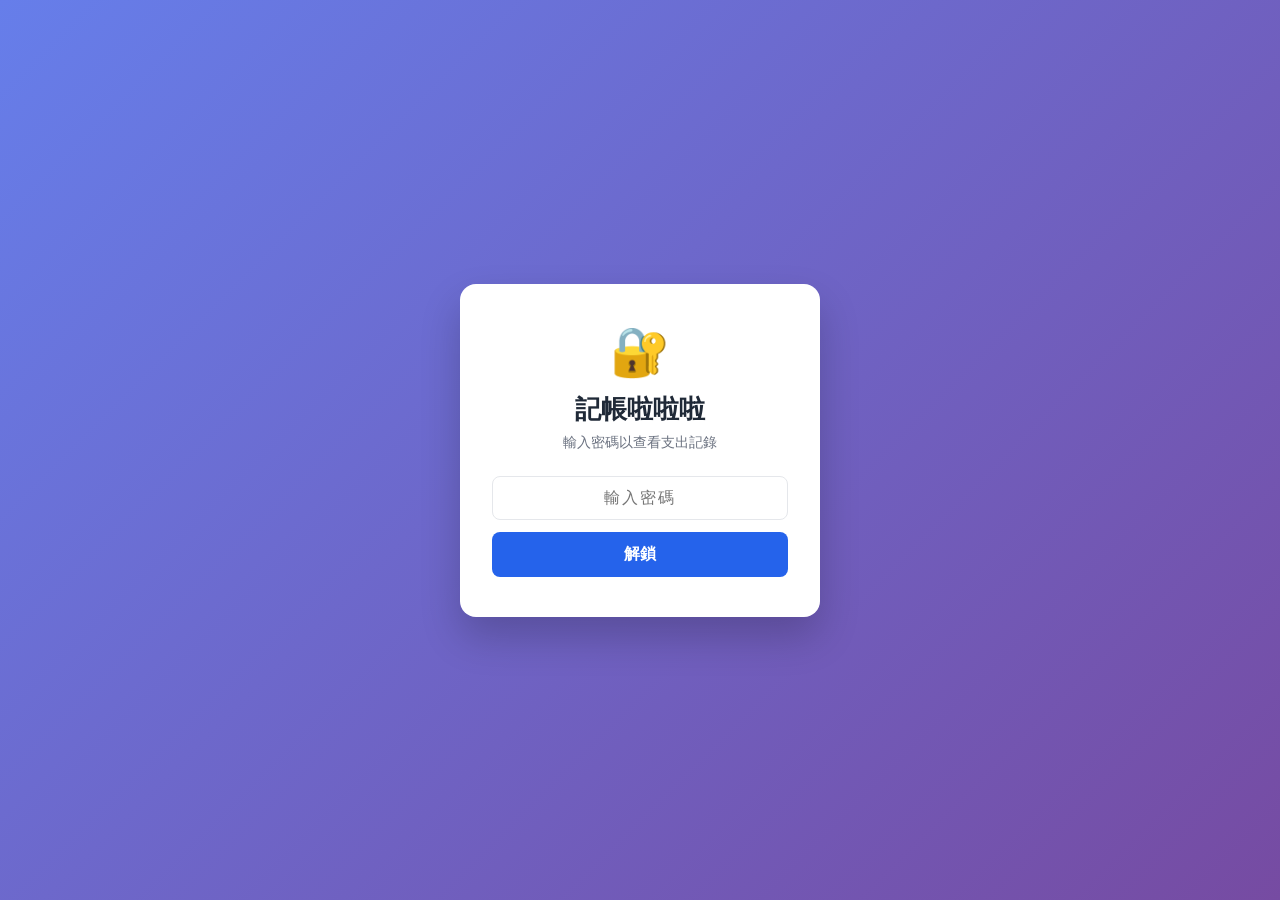
<file: index.html>
<!DOCTYPE html>
<html lang="zh-TW">
<head>
    <meta charset="UTF-8">
    <meta name="viewport" content="width=device-width, initial-scale=1.0">
    <title>記帳啦啦啦</title>
    <link rel="stylesheet" href="style.css">
</head>
<body>

    <!-- 鎖定畫面 -->
    <div id="lock-screen" class="lock-screen" style="display:none;">
        <div class="lock-card">
            <div class="lock-icon">🔐</div>
            <h2>記帳啦啦啦</h2>
            <p class="lock-subtitle">輸入密碼以查看支出記錄</p>
            <input type="password" id="lock-password" placeholder="輸入密碼" autofocus />
            <button onclick="submitPassword()">解鎖</button>
            <div id="lock-error" class="lock-error" style="display:none;"></div>
        </div>
    </div>

    <!-- 主畫面 -->
    <div class="container">
        <header>
            <h1>記帳啦啦啦</h1>
            <div class="header-actions">
                <span class="subtitle">記錄暑期實習期間的支出情況</span>
                <button class="token-btn" onclick="setupToken()" title="設定 GitHub Token">🔑 Token</button>
                <button class="lock-btn" onclick="lockApp()" title="鎖定">🔒 鎖定</button>
            </div>
        </header>

        <div class="stats" id="stats"></div>

        <!-- 西瓜卡餘額 -->
        <div class="suica-panel" id="suica-panel"></div>

        <div class="category-stats" id="category-stats"></div>

        <div class="exchange-rate-box">
            <div class="exchange-rate-info">
                <div>
                    <div class="rate-label">當前匯率 (JPY → TWD)</div>
                    <div class="rate-value">1 JPY = <span id="rate-display">0.197</span> TWD</div>
                </div>
            </div>
            <div style="display:flex; gap:10px; flex-wrap:wrap;">
                <button class="refresh-btn" onclick="tracker.updateExchangeRate().then(()=>{tracker.recalculateEstimates();tracker.render();})">🔄 更新匯率</button>
                <button class="export-btn" onclick="exportCSV()">📥 匯出 CSV</button>
            </div>
        </div>

        <div class="filter-bar">
            <select id="filter-category" onchange="tracker.render()">
                <option value="">全部分類</option>
                <option value="Food">食物</option>
                <option value="Transport">交通</option>
                <option value="Housing">住宿</option>
                <option value="Flight">機票</option>
                <option value="Other">其他</option>
            </select>
            <select id="filter-payment" onchange="tracker.render()">
                <option value="">全部付款</option>
                <option value="cash">現金</option>
                <option value="suica">西瓜卡</option>
                <option value="suica-topup">西瓜卡儲值</option>
                <option value="card">信用卡</option>
            </select>
            <select id="filter-status" onchange="tracker.render()">
                <option value="">全部狀態</option>
                <option value="paid">已支出</option>
                <option value="pending">未支出</option>
            </select>
        </div>

        <div class="main-content">
            <div class="table-wrapper" id="table-wrapper">
                <p style="text-align:center; padding:40px; color:#6b7280;">正在加載...</p>
            </div>
        </div>

        <div class="add-btn-wrap">
            <button class="add-btn" onclick="openForm()">＋ 新增支出</button>
        </div>

        <footer>
            <div>💾 data.json 以 AES-256-GCM 加密 | 匯率來源: exchangerate-api.com</div>
        </footer>
    </div>

    <!-- 新增/編輯 Modal -->
    <div id="modal-overlay" class="modal-overlay" style="display:none;" onclick="closeModal(event)">
        <div class="modal-card">
            <h3 id="modal-title" style="margin-bottom:20px;">新增支出</h3>
            <input type="hidden" id="f-id" value="" />

            <div class="form-row">
                <div class="form-group">
                    <label>項目名稱</label>
                    <input type="text" id="f-name" placeholder="例：便利商店" />
                </div>
                <div class="form-group">
                    <label>日期</label>
                    <input type="date" id="f-date" />
                </div>
            </div>

            <div class="form-row">
                <div class="form-group">
                    <label>分類</label>
                    <select id="f-category">
                        <option value="Food">食物</option>
                        <option value="Transport">交通</option>
                        <option value="Housing">住宿</option>
                        <option value="Flight">機票</option>
                        <option value="Other">其他</option>
                    </select>
                </div>
                <div class="form-group">
                    <label>付款方式</label>
                    <select id="f-payment">
                        <option value="cash">現金</option>
                        <option value="suica">西瓜卡</option>
                        <option value="suica-topup">西瓜卡儲值</option>
                        <option value="card">信用卡</option>
                    </select>
                </div>
            </div>

            <div class="form-row">
                <div class="form-group">
                    <label>金額 (JPY) <span class="hint">台幣支出填 0</span></label>
                    <input type="number" id="f-jpy" placeholder="0" min="0" />
                </div>
                <div class="form-group">
                    <label>實際台幣 <span class="hint">（選填）</span></label>
                    <input type="number" id="f-twd" placeholder="留空則自動預估" min="0" />
                </div>
            </div>

            <div class="form-row">
                <div class="form-group">
                    <label>備註 <span class="hint">（選填）</span></label>
                    <input type="text" id="f-notes" placeholder="備註說明" />
                </div>
                <div class="form-group checkbox-group">
                    <input type="checkbox" id="f-paid" checked />
                    <label for="f-paid">已支出</label>
                </div>
            </div>

            <div style="display:flex; gap:10px; margin-top:10px;">
                <button class="submit-btn" onclick="saveExpense()">儲存</button>
                <button class="cancel-btn" onclick="closeModal()">取消</button>
            </div>

            <div id="form-msg" style="margin-top:15px; display:none;"></div>
        </div>
    </div>

    <script src="script.js"></script>
</body>
</html>
</file>
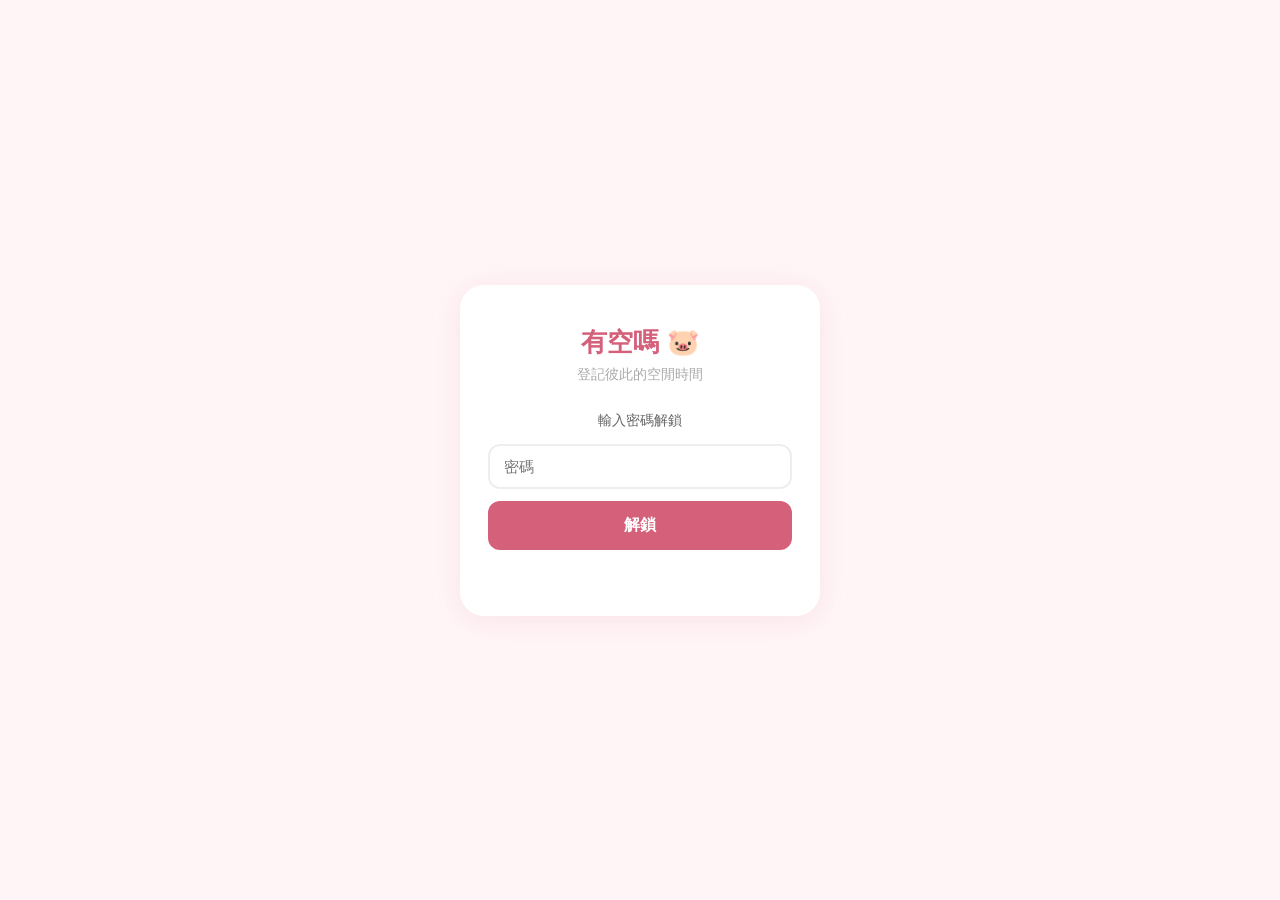
<file: date/index.html>
<!DOCTYPE html>
<html lang="zh-TW">
<head>
<meta charset="UTF-8">
<meta name="viewport" content="width=device-width, initial-scale=1.0">
<title>有空嗎 🐷</title>
<style>
*, *::before, *::after { box-sizing: border-box; margin: 0; padding: 0; }
body { font-family: -apple-system, BlinkMacSystemFont, 'Segoe UI', sans-serif; background: #FFF5F7; color: #333; min-height: 100vh; }

/* ── Lock ── */
.lock-wrap { display: flex; align-items: center; justify-content: center; min-height: 100vh; padding: 20px; }
.lock-card { background: white; border-radius: 24px; padding: 40px 28px; width: 100%; max-width: 360px; box-shadow: 0 4px 32px rgba(212,96,122,0.12); text-align: center; }
.lock-title { font-size: 26px; font-weight: 800; color: #D4607A; margin-bottom: 6px; }
.lock-sub { color: #aaa; font-size: 14px; margin-bottom: 28px; }

.user-btns { display: flex; gap: 16px; margin: 4px 0 20px; }
.user-choice { flex: 1; display: flex; flex-direction: column; align-items: center; gap: 10px; cursor: pointer; }
.user-choice:hover .avatar { transform: scale(1.05); }
.user-choice:hover .user-btn { border-color: #D4607A; color: #D4607A; background: #FFF0F3; }
.user-choice.ua:hover .user-btn { border-color: #4A8FD4; color: #4A8FD4; background: #EBF4FF; }
.avatar { width: 100px; height: 100px; border-radius: 50%; object-fit: cover; border: 3px solid #eee; transition: all 0.2s; box-shadow: 0 2px 10px rgba(0,0,0,0.1); }
.user-btn { width: 100%; padding: 12px 8px; border: 2px solid #eee; border-radius: 14px; background: white; cursor: pointer; font-size: 15px; font-weight: 700; color: #555; transition: all 0.15s; pointer-events: none; }

input, select { width: 100%; padding: 12px 14px; border: 2px solid #eee; border-radius: 12px; font-size: 15px; font-family: inherit; margin-bottom: 12px; outline: none; transition: border 0.15s; background: white; }
input:focus, select:focus { border-color: #D4607A; }
.step-label { font-size: 14px; color: #666; margin-bottom: 14px; }

.primary-btn { width: 100%; padding: 14px; background: #D4607A; color: white; border: none; border-radius: 12px; font-size: 16px; font-weight: 700; cursor: pointer; transition: opacity 0.15s; }
.primary-btn:hover { opacity: 0.9; }
.primary-btn:disabled { opacity: 0.5; cursor: default; }
.back-link { background: none; border: none; color: #bbb; font-size: 13px; margin-top: 14px; cursor: pointer; display: inline-block; }
.back-link:hover { color: #888; }
.err { color: #E53E3E; font-size: 13px; margin-top: 8px; min-height: 18px; }

/* ── App header ── */
#app { max-width: 500px; margin: 0 auto; padding-bottom: 72px; }
header { position: sticky; top: 0; background: white; border-bottom: 1px solid #F0DDE2; padding: 10px 14px; display: flex; align-items: center; gap: 8px; z-index: 10; box-shadow: 0 2px 12px rgba(0,0,0,0.05); }
.h-title { font-size: 17px; font-weight: 800; color: #D4607A; flex: 1; }
.badge { padding: 4px 10px; border-radius: 20px; color: white; font-size: 12px; font-weight: 700; }
.tz-badge { padding: 4px 8px; border-radius: 20px; background: #F0EBFF; color: #6C3FC9; font-size: 11px; font-weight: 600; max-width: 130px; overflow: hidden; text-overflow: ellipsis; white-space: nowrap; }
.icon-btn { background: none; border: none; font-size: 17px; cursor: pointer; padding: 5px 7px; border-radius: 8px; transition: background 0.15s; }
.icon-btn:hover { background: #f5f5f5; }

/* ── Day list ── */
#day-list { padding: 10px 10px 0; }
.day-section { background: white; border-radius: 18px; margin-bottom: 10px; overflow: hidden; box-shadow: 0 2px 10px rgba(0,0,0,0.05); }
.day-header { padding: 11px 14px; font-weight: 700; font-size: 14px; color: #555; border-bottom: 1px solid #f8f0f2; display: flex; align-items: center; justify-content: space-between; background: #FFFBFC; }
.today-tag { background: #D4607A; color: white; font-size: 11px; padding: 2px 8px; border-radius: 20px; font-weight: 600; }

/* ── Availability grid ── */
.grid-wrap { padding: 8px 10px 12px; }
.avail-row { display: flex; align-items: center; margin-bottom: 3px; }
.row-label { width: 36px; font-size: 11px; font-weight: 800; flex-shrink: 0; line-height: 1.2; }
.cells { display: flex; flex: 1; border-radius: 5px; overflow: hidden; }
.cell {
  flex: 1;
  min-width: 0;
  height: 26px;
  border-right: 1px solid rgba(255,255,255,0.5);
  transition: filter 0.1s;
  position: relative;
}
.cell:last-child { border-right: none; }
.cell.busy   { background: #FFCDD2; }
.cell.free   { background: #A5D6A7; }
.cell.overlap { background: #CE93D8; }
.cell.mine   { cursor: pointer; touch-action: none; user-select: none; }
.cell.mine:hover { filter: brightness(0.92); }
.cell.mine:active { filter: brightness(0.82); }

.hlabel-row { display: flex; flex: 1; }
.hlabel { flex: 1; min-width: 0; font-size: 9px; color: #ccc; padding-left: 1px; user-select: none; }

/* ── Legend ── */
.legend { display: flex; gap: 10px; padding: 0 10px 10px; }
.legend-item { display: flex; align-items: center; gap: 4px; font-size: 11px; color: #888; }
.legend-dot { width: 12px; height: 12px; border-radius: 2px; flex-shrink: 0; }

/* ── Save bar ── */
#save-bar {
  position: fixed; bottom: 0; left: 0; right: 0;
  padding: 12px 20px; background: #2B2B2B; color: white;
  display: flex; justify-content: space-between; align-items: center;
  z-index: 30; box-shadow: 0 -4px 20px rgba(0,0,0,0.25);
}
#save-bar .save-msg { font-size: 13px; color: #ccc; }
#save-bar .save-btn { padding: 9px 22px; background: #4CAF50; color: white; border: none; border-radius: 10px; font-weight: 700; font-size: 14px; cursor: pointer; }
#save-bar .save-btn:disabled { opacity: 0.5; }

/* ── Settings Modal ── */
.modal-bg { position: fixed; inset: 0; z-index: 100; display: flex; align-items: flex-end; justify-content: center; }
.modal-overlay { position: absolute; inset: 0; background: rgba(0,0,0,0.45); }
.modal-sheet { position: relative; background: white; border-radius: 22px 22px 0 0; padding: 24px 20px 36px; width: 100%; max-width: 500px; max-height: 90vh; overflow-y: auto; }
.modal-title { font-size: 18px; font-weight: 800; margin-bottom: 18px; color: #333; }
.field-label { display: block; font-size: 12px; font-weight: 700; color: #888; margin-bottom: 4px; text-transform: uppercase; letter-spacing: 0.5px; }
.modal-actions { display: flex; gap: 10px; margin-top: 6px; }
.cancel-btn { flex: 1; padding: 13px; background: #f2f2f2; border: none; border-radius: 12px; font-size: 15px; cursor: pointer; font-weight: 600; color: #666; }
.ok-btn { flex: 2; padding: 13px; background: #D4607A; color: white; border: none; border-radius: 12px; font-size: 15px; font-weight: 700; cursor: pointer; }
.ok-btn:disabled { opacity: 0.5; }

/* ── Photo upload ── */
.photo-grid { display: flex; flex-wrap: wrap; gap: 8px; margin: 8px 0 12px; min-height: 20px; }
.photo-thumb { position: relative; width: 72px; height: 72px; border-radius: 10px; overflow: hidden; flex-shrink: 0; }
.photo-thumb img { width: 100%; height: 100%; object-fit: cover; display: block; }
.photo-thumb .del-btn { position: absolute; top: 3px; right: 3px; width: 20px; height: 20px; border-radius: 50%; background: rgba(0,0,0,0.55); color: white; border: none; font-size: 11px; cursor: pointer; display: flex; align-items: center; justify-content: center; line-height: 1; }
.upload-label { display: inline-flex; align-items: center; gap: 6px; padding: 10px 18px; background: #fdf0f3; color: #D4607A; border-radius: 12px; font-size: 14px; font-weight: 700; cursor: pointer; border: 2px dashed #f0c0cc; margin-bottom: 4px; }
.upload-label:hover { background: #fce4ea; }
#upload-status { font-size: 13px; color: #888; margin-top: 6px; min-height: 18px; }

/* ── Doodle button ── */
#doodle-btn {
  position: fixed; bottom: 24px; right: 24px; width: 52px; height: 52px;
  border-radius: 50%; background: white; border: none; font-size: 22px;
  cursor: pointer; box-shadow: 0 4px 16px rgba(0,0,0,0.15); z-index: 25;
  display: none; align-items: center; justify-content: center;
  transition: transform 0.15s;
}
#doodle-btn:hover { transform: scale(1.08); }
#doodle-btn.visible { display: flex; }
#doodle-dot {
  position: absolute; top: 6px; right: 6px; width: 10px; height: 10px;
  background: #E53E3E; border-radius: 50%; border: 2px solid white;
}

/* ── Doodle modal ── */
.doodle-overlay { position: fixed; inset: 0; z-index: 150; background: white; display: flex; flex-direction: column; }
.doodle-header { display: flex; align-items: center; padding: 10px 14px; border-bottom: 1px solid #eee; gap: 10px; flex-shrink: 0; }
.doodle-title { font-size: 16px; font-weight: 800; color: #D4607A; flex: 1; }
.doodle-tools { display: flex; align-items: center; gap: 8px; }
.doodle-tools input[type=color] { width: 32px; height: 32px; padding: 0; border: none; border-radius: 6px; cursor: pointer; }
.doodle-tools input[type=range] { width: 70px; accent-color: #D4607A; }
.doodle-tool-btn { background: #f5f5f5; border: none; border-radius: 8px; padding: 6px 10px; cursor: pointer; font-size: 13px; font-weight: 600; }
.doodle-tool-btn:hover { background: #eee; }
#doodle-canvas { flex: 1; touch-action: none; cursor: crosshair; display: block; }

/* ── Floating background photos ── */
#bg-photos { position: fixed; inset: 0; z-index: 0; pointer-events: none; overflow: hidden; }
.fp { position: absolute; border-radius: 10px; overflow: hidden; box-shadow: 0 4px 20px rgba(0,0,0,0.18); will-change: transform, opacity; }
.fp img { width: 100%; display: block; }
#lock-screen, #app { position: relative; z-index: 1; }

/* ── Floating broadcast messages ── */
.fb { position: absolute; padding: 9px 18px; border-radius: 30px; font-size: 15px; font-weight: 800;
      word-break: break-word; max-width: 240px; box-shadow: 0 4px 20px rgba(0,0,0,0.14);
      pointer-events: none; will-change: transform, opacity; }

/* ── Broadcast button ── */
#broadcast-btn {
  position: fixed; bottom: 24px; left: 24px; width: 52px; height: 52px;
  border-radius: 50%; background: white; border: none; font-size: 22px;
  cursor: pointer; box-shadow: 0 4px 16px rgba(0,0,0,0.15); z-index: 25;
  display: none; align-items: center; justify-content: center;
  transition: transform 0.15s;
}
#broadcast-btn:hover { transform: scale(1.08); }
#broadcast-btn.visible { display: flex; }

/* ── Broadcast modal ── */
.broadcast-overlay { position: fixed; inset: 0; z-index: 150; display: flex; align-items: flex-end; justify-content: center; background: rgba(0,0,0,0.4); }
.broadcast-card { background: white; border-radius: 22px 22px 0 0; padding: 22px 20px 40px; width: 100%; max-width: 500px; }
.broadcast-header { display: flex; align-items: center; justify-content: space-between; margin-bottom: 14px; }
.broadcast-title { font-size: 16px; font-weight: 800; color: #D4607A; }
#broadcast-input { width: 100%; border: 2px solid #f0d0d8; border-radius: 12px; padding: 12px; font-size: 15px; resize: none; outline: none; font-family: inherit; box-sizing: border-box; }
#broadcast-input:focus { border-color: #D4607A; }
.broadcast-msgs { margin-top: 14px; max-height: 160px; overflow-y: auto; }
.broadcast-msg-item { display: flex; gap: 8px; padding: 6px 0; border-bottom: 1px solid #fdf0f3; font-size: 13px; color: #555; align-items: baseline; }
.broadcast-msg-item .bm-text { flex: 1; }
.broadcast-msg-item .bm-time { color: #bbb; font-size: 11px; white-space: nowrap; }

/* ── Token overlay ── */
.token-overlay { position: fixed; inset: 0; z-index: 200; display: flex; align-items: center; justify-content: center; background: rgba(0,0,0,0.55); padding: 20px; }
.token-card { background: white; border-radius: 22px; padding: 32px 24px; width: 100%; max-width: 360px; }
.token-card p { color: #888; font-size: 13px; margin-bottom: 20px; line-height: 1.6; }
code { background: #f5f5f5; padding: 2px 5px; border-radius: 4px; font-size: 12px; }
</style>
</head>
<body>

<div id="bg-photos"></div>

<!-- Token Setup -->
<div id="token-modal" style="display:none">
  <div class="token-overlay">
    <div class="token-card">
      <div class="lock-title" style="margin-bottom:8px">設定 GitHub Token</div>
      <p>需要 GitHub Personal Access Token 讀寫資料。請在 GitHub → Settings → Developer settings 建立有 <code>Contents: Read and write</code> 權限的 Fine-grained token。</p>
      <label class="field-label">GitHub Token</label>
      <input type="password" id="token-input" placeholder="ghp_... 或 github_pat_...">
      <button class="primary-btn" onclick="saveTokenAndContinue()">儲存並繼續</button>
    </div>
  </div>
</div>

<!-- Lock Screen -->
<div id="lock-screen">
  <div class="lock-wrap">
    <div class="lock-card">
      <div class="lock-title">有空嗎 🐷</div>
      <div class="lock-sub">登記彼此的空閒時間</div>

      <div id="step-pw">
        <p class="step-label">輸入密碼解鎖</p>
        <input type="password" id="pw-input" placeholder="密碼" onkeydown="if(event.key==='Enter')doUnlock()">
        <button class="primary-btn" id="unlock-btn" onclick="doUnlock()">解鎖</button>
        <div class="err" id="pw-err"></div>
      </div>

      <div id="step-user" style="display:none">
        <p class="step-label">你是誰？</p>
        <div class="user-btns">
          <div class="user-choice ua" onclick="selectUser('a')">
            <img src="gua.jpg" class="avatar" alt="瓜ㄍㄧ">
            <button class="user-btn ua">瓜ㄍㄧ</button>
          </div>
          <div class="user-choice" onclick="selectUser('b')">
            <img src="egg.jpg" class="avatar" alt="蛋餅">
            <button class="user-btn">蛋餅</button>
          </div>
        </div>
        <button class="back-link" onclick="backToPw()">← 重新輸入密碼</button>
      </div>

      <div id="step-tz" style="display:none">
        <p class="step-label">設定你的時區</p>
        <select id="tz-sel"></select>
        <button class="primary-btn" id="tz-btn" onclick="saveTz()">確認</button>
      </div>
    </div>
  </div>
</div>

<!-- Main App -->
<div id="app" style="display:none">
  <header>
    <span class="h-title">有空嗎 🐷</span>
    <span class="badge" id="user-badge"></span>
    <span class="tz-badge" id="tz-badge"></span>
    <button class="icon-btn" id="refresh-btn" onclick="refreshData()" title="重新整理">🔄</button>
    <button class="icon-btn" onclick="openSettings()" title="設定">⚙️</button>
    <button class="icon-btn" onclick="lockApp()" title="鎖定">🔒</button>
  </header>

  <div class="legend">
    <div class="legend-item"><div class="legend-dot" style="background:#FFCDD2"></div>沒空</div>
    <div class="legend-item"><div class="legend-dot" style="background:#A5D6A7"></div>有空</div>
    <div class="legend-item"><div class="legend-dot" style="background:#CE93D8"></div>一起有空 ✨</div>
    <div class="legend-item" style="margin-left:auto;color:#bbb;font-size:11px">點自己的格子切換</div>
  </div>

  <div id="day-list"></div>
</div>

<!-- Save Bar -->
<div id="save-bar" style="display:none">
  <span class="save-msg">有未儲存的變更</span>
  <button class="save-btn" id="save-action-btn" onclick="saveChanges()">儲存</button>
</div>

<!-- Broadcast button -->
<button id="broadcast-btn" onclick="openBroadcast()" title="廣播版">📣</button>

<!-- Doodle button -->
<button id="doodle-btn" onclick="openDoodle()" title="塗鴉版">
  ✏️
  <span id="doodle-dot" style="display:none"></span>
</button>

<!-- Doodle Modal -->
<div id="doodle-modal" style="display:none">
  <div class="doodle-overlay">
    <div class="doodle-header">
      <span class="doodle-title">塗鴉版 ✏️</span>
      <div class="doodle-tools">
        <input type="color" id="doodle-color" value="#D4607A" title="顏色">
        <input type="range" id="doodle-size" min="2" max="30" value="6" title="筆刷大小">
        <button class="doodle-tool-btn" onclick="clearDoodle()" title="清除">🗑️</button>
        <button class="doodle-tool-btn" onclick="saveDoodle()" id="doodle-save-btn">儲存</button>
        <button class="doodle-tool-btn" onclick="closeDoodle()">✕</button>
      </div>
    </div>
    <canvas id="doodle-canvas"></canvas>
  </div>
</div>

<!-- Broadcast Modal -->
<div id="broadcast-modal" style="display:none">
  <div class="broadcast-overlay" onclick="closeBroadcastIfBg(event)">
    <div class="broadcast-card">
      <div class="broadcast-header">
        <span class="broadcast-title">廣播版 📣</span>
        <button class="doodle-tool-btn" onclick="closeBroadcast()">✕</button>
      </div>
      <textarea id="broadcast-input" rows="2" placeholder="輸入想說的話…（最多 30 字）" maxlength="30"></textarea>
      <button class="primary-btn" onclick="saveBroadcast()" id="broadcast-save-btn" style="margin-top:12px;width:100%">發送</button>
      <div class="broadcast-msgs" id="broadcast-msgs-list"></div>
    </div>
  </div>
</div>

<!-- Settings Modal -->
<div id="settings-modal" style="display:none">
  <div class="modal-bg">
    <div class="modal-overlay" onclick="closeSettings()"></div>
    <div class="modal-sheet">
      <div class="modal-title">設定</div>
      <label class="field-label">我的時區</label>
      <select id="set-tz"></select>
      <label class="field-label" style="margin-top:4px">GitHub Token（設定後自動分享給對方）</label>
      <input type="password" id="set-token" placeholder="ghp_...">
      <div class="modal-actions">
        <button class="cancel-btn" onclick="closeSettings()">取消</button>
        <button class="ok-btn" id="set-save-btn" onclick="saveSettings()">儲存</button>
      </div>
      <div class="err" id="set-err"></div>

      <label class="field-label" style="margin-top:20px">背景照片輪播</label>
      <div id="photo-grid" class="photo-grid"></div>
      <label class="upload-label">
        📷 上傳照片
        <input type="file" id="photo-file-input" accept="image/*" multiple style="display:none" onchange="uploadPhotos(this)">
      </label>
      <div id="upload-status"></div>
    </div>
  </div>
</div>

<script>
const REPO    = 'charliebai605/dailywork';
const API_URL = `https://api.github.com/repos/${REPO}/contents/date/schedule.json`;

const USERS = {
  a: { name: '瓜ㄍㄧ', color: '#4A8FD4' },
  b: { name: '蛋餅',   color: '#D4607A' }
};

const TZ_OPTS = [
  { v: -720, l: 'UTC-12' }, { v: -660, l: 'UTC-11' }, { v: -600, l: 'UTC-10（夏威夷）' },
  { v: -540, l: 'UTC-9' },  { v: -480, l: 'UTC-8（洛杉磯）' }, { v: -420, l: 'UTC-7（丹佛）' },
  { v: -360, l: 'UTC-6（芝加哥）' }, { v: -300, l: 'UTC-5（紐約）' }, { v: -240, l: 'UTC-4' },
  { v: -180, l: 'UTC-3（聖保羅）' }, { v: -120, l: 'UTC-2' }, { v: -60, l: 'UTC-1' },
  { v:    0, l: 'UTC+0（倫敦）' },   { v:   60, l: 'UTC+1（巴黎）' },  { v:  120, l: 'UTC+2（開羅）' },
  { v:  180, l: 'UTC+3（莫斯科）' }, { v:  240, l: 'UTC+4（杜拜）' },  { v:  300, l: 'UTC+5' },
  { v:  330, l: 'UTC+5:30（孟買）' },{ v:  360, l: 'UTC+6（達卡）' },  { v:  420, l: 'UTC+7（曼谷）' },
  { v:  480, l: 'UTC+8（台北）' },   { v:  540, l: 'UTC+9（東京）' },  { v:  570, l: 'UTC+9:30（阿德萊德）' },
  { v:  600, l: 'UTC+10（雪梨）' },  { v:  660, l: 'UTC+11' },         { v:  720, l: 'UTC+12（奧克蘭）' },
  { v:  780, l: 'UTC+13' },          { v:  840, l: 'UTC+14' }
];

// ── State ──────────────────────────────────────────────
let st = { user: null, pw: null, data: null, salt: null, sha: null };
let unlockedState     = null;
let hasPendingChanges = false;
let _sessionToken     = ''; // in-memory token，避免 Chrome 手機 localStorage 不穩定

// ── Crypto ─────────────────────────────────────────────
async function deriveKey(pw, salt) {
  const km = await crypto.subtle.importKey('raw', new TextEncoder().encode(pw), 'PBKDF2', false, ['deriveKey']);
  return crypto.subtle.deriveKey(
    { name: 'PBKDF2', salt, iterations: 100000, hash: 'SHA-256' },
    km, { name: 'AES-GCM', length: 256 }, false, ['encrypt', 'decrypt']
  );
}
const b64e = b => btoa(String.fromCharCode(...new Uint8Array(b)));
const b64d = s => Uint8Array.from(atob(s), c => c.charCodeAt(0));

async function encData(obj, pw, existingSalt) {
  const salt = existingSalt ? b64d(existingSalt) : crypto.getRandomValues(new Uint8Array(16));
  const iv   = crypto.getRandomValues(new Uint8Array(12));
  const key  = await deriveKey(pw, salt);
  const data = await crypto.subtle.encrypt({ name: 'AES-GCM', iv }, key, new TextEncoder().encode(JSON.stringify(obj)));
  return { v: 1, salt: b64e(salt), iv: b64e(iv), data: b64e(data) };
}

async function decData(shell, pw) {
  const key = await deriveKey(pw, b64d(shell.salt));
  const raw = await crypto.subtle.decrypt({ name: 'AES-GCM', iv: b64d(shell.iv) }, key, b64d(shell.data));
  return JSON.parse(new TextDecoder().decode(raw));
}

// ── GitHub ──────────────────────────────────────────────
function setToken(t) {
  _sessionToken = t;
  try { if (t) localStorage.setItem('github_token', t); else localStorage.removeItem('github_token'); } catch(_) {}
}
// Priority: in-memory → localStorage → encrypted data
function getToken() {
  if (_sessionToken) return _sessionToken;
  try { const v = localStorage.getItem('github_token'); if (v) return v; } catch(_) {}
  return st?.data?.token || '';
}

async function ghGet() {
  // Public repo: reads work without a token
  const token = getToken();
  const headers = { Accept: 'application/vnd.github+json' };
  if (token) headers.Authorization = `Bearer ${token}`;
  const r = await fetch(API_URL, { headers });
  if (r.status === 404) return null;
  if (r.status === 401 || r.status === 403) throw new Error('no_token');
  if (!r.ok) throw new Error('fetch_failed');
  const j = await r.json();
  return { content: JSON.parse(decodeURIComponent(escape(atob(j.content.replace(/\n/g, ''))))), sha: j.sha };
}

async function ghPut(encrypted, sha) {
  const token = getToken();
  if (!token) throw new Error('no_token');
  const body = { message: 'update: schedule', content: btoa(unescape(encodeURIComponent(JSON.stringify(encrypted, null, 2)))) };
  if (sha) body.sha = sha;
  const r = await fetch(API_URL, {
    method: 'PUT',
    headers: { Authorization: `Bearer ${token}`, Accept: 'application/vnd.github+json', 'Content-Type': 'application/json' },
    body: JSON.stringify(body)
  });
  if (!r.ok) throw new Error('save_failed');
  return (await r.json()).content.sha;
}

// Embed the current localStorage token into data so the other person gets it after decryption
function syncTokenToData() {
  const t = getToken();
  if (t) st.data.token = t;
}

// ── Time helpers ────────────────────────────────────────
function utcParts(iso, tzOff) {
  const d = new Date(new Date(iso).getTime() + tzOff * 60000);
  return {
    date: `${d.getUTCFullYear()}-${String(d.getUTCMonth()+1).padStart(2,'0')}-${String(d.getUTCDate()).padStart(2,'0')}`,
    hour: d.getUTCHours()
  };
}

function fmtDate(ds) {
  const [y, mo, d] = ds.split('-').map(Number);
  const dow = ['日','一','二','三','四','五','六'][new Date(y, mo-1, d).getDay()];
  return `${mo}月${d}日（週${dow}）`;
}

function todayStr(tzOff) { return utcParts(new Date().toISOString(), tzOff).date; }

// ── Data helpers ────────────────────────────────────────
const myTz    = () => st.data?.users?.[st.user]?.tzOffset ?? null;
const other   = () => st.user === 'a' ? 'b' : 'a';

function normalize(data) {
  if (!data.users)   data.users   = {};
  if (!data.users.a) data.users.a = { tzOffset: null };
  if (!data.users.b) data.users.b = { tzOffset: null };
  if (!data.avail)   data.avail   = {};
  if (!data.avail.a) data.avail.a = {};
  if (!data.avail.b) data.avail.b = {};
  return data;
}

// Is userId available at viewerHour on viewerDate (in viewer's timezone)?
function isAvail(userId, viewerDateStr, viewerHour) {
  const vTz = myTz();
  const uTz = st.data?.users?.[userId]?.tzOffset;
  if (vTz === null || uTz == null) return false;

  const [y, mo, d] = viewerDateStr.split('-').map(Number);
  const utcMs      = Date.UTC(y, mo-1, d, viewerHour, 0) - vTz * 60000;
  const { date: uDate, hour: uHour } = utcParts(new Date(utcMs).toISOString(), uTz);

  return (st.data.avail?.[userId]?.[uDate] ?? []).includes(uHour);
}

// ── Render ──────────────────────────────────────────────
function renderDayList() {
  const tz = myTz();
  if (tz === null) return;
  const today = todayStr(tz);

  const dates = [];
  for (let i = 0; i < 14; i++) {
    const { date } = utcParts(new Date(Date.now() + i * 86400000).toISOString(), tz);
    if (!dates.includes(date)) dates.push(date);
  }

  // Hour label row: show 0, 6, 12, 18, others empty
  const labelCells = Array.from({ length: 24 }, (_, h) =>
    `<div class="hlabel">${h % 6 === 0 ? h : ''}</div>`
  ).join('');

  const html = dates.map(ds => {
    const rows = ['a', 'b'].map(uid => {
      const u    = USERS[uid];
      const isMe = uid === st.user;

      const cells = Array.from({ length: 24 }, (_, h) => {
        const fA = isAvail('a', ds, h);
        const fB = isAvail('b', ds, h);
        const thisUserFree = uid === 'a' ? fA : fB;
        const overlap = fA && fB;

        let cls = 'cell';
        if (overlap)           cls += ' overlap';
        else if (thisUserFree) cls += ' free';
        else                   cls += ' busy';
        if (isMe)              cls += ' mine';

        const attrs = `data-date="${ds}" data-hour="${h}" data-user="${uid}"${isMe ? ' data-mine="1"' : ''}`;
        return `<div class="${cls}" ${attrs}></div>`;
      }).join('');

      return `<div class="avail-row">
        <span class="row-label" style="color:${u.color}">${u.name}</span>
        <div class="cells">${cells}</div>
      </div>`;
    }).join('');

    return `<div class="day-section">
      <div class="day-header">
        <span>${fmtDate(ds)}</span>
        ${ds === today ? '<span class="today-tag">今天</span>' : ''}
      </div>
      <div class="grid-wrap">
        <div class="avail-row">
          <span class="row-label"></span>
          <div class="hlabel-row">${labelCells}</div>
        </div>
        ${rows}
      </div>
    </div>`;
  }).join('');

  document.getElementById('day-list').innerHTML = html;
}

// ── Drag-to-select ───────────────────────────────────────
let dragState = null;
let dragListenersAdded = false;

function initDragListeners() {
  if (dragListenersAdded) return;
  dragListenersAdded = true;
  const dl = document.getElementById('day-list');

  dl.addEventListener('pointerdown', e => {
    const cell = e.target.closest('[data-mine]');
    if (!cell) return;
    // Don't preventDefault yet — wait to see if this is a scroll or a drag
    dragState = {
      painting:  !isAvail(st.user, cell.dataset.date, parseInt(cell.dataset.hour)),
      dateStr:   cell.dataset.date,
      startHour: parseInt(cell.dataset.hour),
      startX:    e.clientX,
      startY:    e.clientY,
      locked:    false,
      pid:       e.pointerId,
    };
  });

  dl.addEventListener('pointermove', e => {
    if (!dragState) return;
    const dx = Math.abs(e.clientX - dragState.startX);
    const dy = Math.abs(e.clientY - dragState.startY);

    if (!dragState.locked) {
      if (dx < 6 && dy < 6) return;          // too small to tell yet
      if (dy > dx) { dragState = null; return; } // mostly vertical → let it scroll
      // Horizontal drag confirmed — lock in
      dragState.locked = true;
      dl.setPointerCapture(dragState.pid);
      applyDrag(dragState.dateStr, dragState.startHour); // apply starting cell
    }

    e.preventDefault();
    const el   = document.elementFromPoint(e.clientX, e.clientY);
    const cell = el?.closest?.('[data-mine]');
    if (!cell || cell.dataset.date !== dragState.dateStr) return;
    applyDrag(dragState.dateStr, parseInt(cell.dataset.hour));
  });

  dl.addEventListener('pointerup', e => {
    if (!dragState) return;
    if (!dragState.locked) {
      // Was a plain tap with no horizontal movement — toggle the cell
      dragState.locked = true;
      applyDrag(dragState.dateStr, dragState.startHour);
    }
    dragState = null;
  });
  dl.addEventListener('pointercancel', () => { dragState = null; });
}

function applyDrag(dateStr, hour) {
  if (!dragState) return;
  if (!st.data.avail[st.user])          st.data.avail[st.user]          = {};
  if (!st.data.avail[st.user][dateStr]) st.data.avail[st.user][dateStr] = [];

  const arr    = st.data.avail[st.user][dateStr];
  const idx    = arr.indexOf(hour);
  const isFree = idx !== -1;
  if (dragState.painting === isFree) return; // already in target state, skip

  if (dragState.painting) arr.push(hour);
  else arr.splice(idx, 1);

  hasPendingChanges = true;
  document.getElementById('save-bar').style.display = '';
  updateCell(dateStr, hour);
}

function updateCell(dateStr, hour) {
  const fA = isAvail('a', dateStr, hour);
  const fB = isAvail('b', dateStr, hour);
  const overlap = fA && fB;
  for (const uid of ['a', 'b']) {
    const cell = document.querySelector(
      `[data-date="${dateStr}"][data-hour="${hour}"][data-user="${uid}"]`
    );
    if (!cell) continue;
    const thisFree = uid === 'a' ? fA : fB;
    ['busy', 'free', 'overlap'].forEach(c => cell.classList.remove(c));
    if (overlap)       cell.classList.add('overlap');
    else if (thisFree) cell.classList.add('free');
    else               cell.classList.add('busy');
  }
}

// ── Save changes ─────────────────────────────────────────
async function saveChanges() {
  const btn = document.getElementById('save-action-btn');
  btn.textContent = '儲存中…';
  btn.disabled    = true;
  try {
    syncTokenToData();
    const encrypted = await encData(st.data, st.pw, st.salt);
    st.sha  = await ghPut(encrypted, st.sha);
    st.salt = encrypted.salt;
    hasPendingChanges = false;
    document.getElementById('save-bar').style.display = 'none';
  } catch {
    alert('儲存失敗，請重試（可能需要先點 🔄 重新整理）');
  } finally {
    btn.textContent = '儲存';
    btn.disabled    = false;
  }
}

// ── Lock / Unlock ─────────────────────────────────────────
async function doUnlock() {
  const pw    = document.getElementById('pw-input').value;
  const errEl = document.getElementById('pw-err');
  errEl.textContent = '';
  if (!pw) { errEl.textContent = '請輸入密碼'; return; }

  const btn = document.getElementById('unlock-btn');
  btn.textContent = '驗證中…';
  btn.disabled    = true;

  try {
    const file = await ghGet();
    let data, salt = null, sha = null;

    if (!file) {
      // 第一次使用，還沒有資料檔案：需要 token 才能建立
      if (!getToken()) { showTokenModal(); return; }
      data = normalize({ users: { a: { tzOffset: null }, b: { tzOffset: null } }, avail: { a: {}, b: {} } });
    } else {
      try {
        data = normalize(await decData(file.content, pw));
        salt = file.content.salt;
        sha  = file.sha;
        // 自動把資料裡的 token 帶入，讓另一方不用手動設定
        if (data.token && !getToken()) setToken(data.token);
      } catch {
        errEl.textContent = '密碼錯誤';
        return;
      }
    }

    unlockedState = { pw, data, salt, sha };
    document.getElementById('step-pw').style.display   = 'none';
    document.getElementById('step-user').style.display = '';
  } catch (e) {
    if (e.message === 'no_token') showTokenModal();
    else errEl.textContent = '連線失敗，請確認網路與 Token';
  } finally {
    btn.textContent = '解鎖';
    btn.disabled    = false;
  }
}

function backToPw() {
  unlockedState = null;
  document.getElementById('step-user').style.display = 'none';
  document.getElementById('step-pw').style.display   = '';
  document.getElementById('pw-input').value          = '';
  document.getElementById('pw-err').textContent      = '';
  document.getElementById('pw-input').focus();
}

function selectUser(u) {
  st = { ...unlockedState, user: u };
  unlockedState     = null;
  hasPendingChanges = false;

  if (st.data.users[u]?.tzOffset == null) {
    showTzStep();
  } else {
    enterApp();
  }
}

function showTzStep() {
  document.getElementById('step-pw').style.display = 'none';
  const detected = -new Date().getTimezoneOffset();
  document.getElementById('tz-sel').innerHTML =
    TZ_OPTS.map(t => `<option value="${t.v}"${t.v === detected ? ' selected' : ''}>${t.l}</option>`).join('');
  document.getElementById('step-tz').style.display = '';
}

async function saveTz() {
  const tz  = parseInt(document.getElementById('tz-sel').value);
  st.data.users[st.user].tzOffset = tz;
  const btn = document.getElementById('tz-btn');
  btn.textContent = '儲存中…';
  btn.disabled    = true;
  try {
    syncTokenToData();
    const encrypted = await encData(st.data, st.pw, st.salt);
    st.sha  = await ghPut(encrypted, st.sha);
    st.salt = encrypted.salt;
    enterApp();
  } catch {
    alert('儲存時區失敗，請重試');
    st.data.users[st.user].tzOffset = null;
  } finally {
    btn.textContent = '確認';
    btn.disabled    = false;
  }
}

function enterApp() {
  document.getElementById('lock-screen').style.display = 'none';
  document.getElementById('app').style.display         = '';
  document.getElementById('save-bar').style.display    = 'none';
  hasPendingChanges = false;

  const u  = USERS[st.user];
  const tz = myTz();
  document.getElementById('user-badge').textContent      = u.name;
  document.getElementById('user-badge').style.background = u.color;
  document.getElementById('tz-badge').textContent        = TZ_OPTS.find(t => t.v === tz)?.l ?? `UTC+${tz/60}`;
  document.getElementById('doodle-btn').classList.add('visible');
  document.getElementById('broadcast-btn').classList.add('visible');
  refreshPhotoPool();
  updateDoodleDot();
  initDragListeners();
  renderDayList();
  startBroadcast();
}

function lockApp() {
  if (hasPendingChanges && !confirm('有未儲存的變更，確定要鎖定嗎？')) return;
  st = { user: null, pw: null, data: null, salt: null, sha: null };
  unlockedState     = null;
  hasPendingChanges = false;
  document.getElementById('app').style.display         = 'none';
  document.getElementById('save-bar').style.display    = 'none';
  document.getElementById('doodle-btn').classList.remove('visible');
  document.getElementById('broadcast-btn').classList.remove('visible');
  stopBroadcast();
  document.getElementById('lock-screen').style.display = '';
  document.getElementById('step-pw').style.display     = '';
  document.getElementById('step-user').style.display   = 'none';
  document.getElementById('step-tz').style.display     = 'none';
  document.getElementById('pw-input').value            = '';
  document.getElementById('pw-err').textContent        = '';
}

// ── Refresh ───────────────────────────────────────────────
async function refreshData() {
  if (hasPendingChanges && !confirm('有未儲存的變更，重新整理會遺失，確定嗎？')) return;
  const btn = document.getElementById('refresh-btn');
  btn.textContent = '⏳';
  btn.disabled    = true;
  try {
    const file = await ghGet();
    if (file) {
      st.data = normalize(await decData(file.content, st.pw));
      st.salt = file.content.salt;
      st.sha  = file.sha;
      hasPendingChanges = false;
      document.getElementById('save-bar').style.display = 'none';
      updateDoodleDot();
      renderDayList();
    }
  } catch { alert('重新整理失敗'); }
  finally { btn.textContent = '🔄'; btn.disabled = false; }
}

// ── Settings ──────────────────────────────────────────────
function openSettings() {
  const tz = myTz();
  document.getElementById('set-tz').innerHTML =
    TZ_OPTS.map(t => `<option value="${t.v}"${t.v === tz ? ' selected' : ''}>${t.l}</option>`).join('');
  document.getElementById('set-token').value     = getToken();
  document.getElementById('set-err').textContent = '';
  document.getElementById('upload-status').textContent = '';
  renderPhotoGrid();
  document.getElementById('settings-modal').style.display = '';
}
function closeSettings() { document.getElementById('settings-modal').style.display = 'none'; }

async function saveSettings() {
  const newTz    = parseInt(document.getElementById('set-tz').value);
  const newToken = document.getElementById('set-token').value.trim();
  const errEl    = document.getElementById('set-err');
  errEl.textContent = '';

  setToken(newToken);

  const oldTz    = myTz();
  const tzChanged = newTz !== oldTz;
  // Always save if token changed (so the other person gets the new token)
  const tokenChanged = newToken !== (st.data?.token || '');

  if (tzChanged || tokenChanged) {
    const btn = document.getElementById('set-save-btn');
    btn.textContent = '儲存中…'; btn.disabled = true;
    if (tzChanged) st.data.users[st.user].tzOffset = newTz;
    syncTokenToData();
    try {
      const encrypted = await encData(st.data, st.pw, st.salt);
      st.sha  = await ghPut(encrypted, st.sha);
      st.salt = encrypted.salt;
    } catch {
      errEl.textContent = '儲存失敗';
      if (tzChanged) st.data.users[st.user].tzOffset = oldTz;
      btn.textContent = '儲存'; btn.disabled = false;
      return;
    }
    btn.textContent = '儲存'; btn.disabled = false;
  }

  closeSettings();
  enterApp();
}

// ── Token Modal ───────────────────────────────────────────
function showTokenModal() {
  document.getElementById('token-input').value = getToken();
  document.getElementById('token-modal').style.display = '';
}
function saveTokenAndContinue() {
  const token = document.getElementById('token-input').value.trim();
  if (!token) { alert('請輸入 GitHub Token'); return; }
  setToken(token);
  document.getElementById('token-modal').style.display = 'none';
  doUnlock();
}

// ── Doodle ────────────────────────────────────────────
let doodleDrawing = false;

function openDoodle() {
  const modal = document.getElementById('doodle-modal');
  modal.style.display = '';
  const canvas = document.getElementById('doodle-canvas');
  // Fit canvas to available space
  requestAnimationFrame(() => {
    canvas.width  = canvas.offsetWidth;
    canvas.height = canvas.offsetHeight;
    const ctx = canvas.getContext('2d');
    ctx.fillStyle = '#FFFBFC';
    ctx.fillRect(0, 0, canvas.width, canvas.height);
    // Load existing doodle if any
    if (st.data?.doodle?.dataURL) {
      const img = new Image();
      img.onload = () => ctx.drawImage(img, 0, 0);
      img.src = st.data.doodle.dataURL;
    }
    initDoodleCanvas(canvas, ctx);
  });
  // Mark as read by current user
  markDoodleRead();
}

function closeDoodle() {
  document.getElementById('doodle-modal').style.display = 'none';
}

function clearDoodle() {
  if (!confirm('確定要清除塗鴉嗎？')) return;
  const canvas = document.getElementById('doodle-canvas');
  const ctx = canvas.getContext('2d');
  ctx.fillStyle = '#FFFBFC';
  ctx.fillRect(0, 0, canvas.width, canvas.height);
}

async function saveDoodle() {
  const canvas = document.getElementById('doodle-canvas');
  const dataURL = canvas.toDataURL('image/jpeg', 0.7);
  st.data.doodle = { by: st.user, dataURL, readBy: [st.user] };
  syncTokenToData();
  const btn = document.getElementById('doodle-save-btn');
  btn.textContent = '儲存中…'; btn.disabled = true;
  try {
    const encrypted = await encData(st.data, st.pw, st.salt);
    st.sha  = await ghPut(encrypted, st.sha);
    st.salt = encrypted.salt;
    closeDoodle();
    updateDoodleDot();
  } catch {
    alert('儲存失敗，請重試');
  } finally {
    btn.textContent = '儲存'; btn.disabled = false;
  }
}

function markDoodleRead() {
  const d = st.data?.doodle;
  if (!d) return;
  if (!d.readBy) d.readBy = [];
  if (!d.readBy.includes(st.user)) {
    d.readBy.push(st.user);
    // Save silently in background
    encData(st.data, st.pw, st.salt).then(enc => {
      ghPut(enc, st.sha).then(newSha => { st.sha = newSha; st.salt = enc.salt; }).catch(()=>{});
    });
  }
  updateDoodleDot();
}

function updateDoodleDot() {
  const d = st.data?.doodle;
  const dot = document.getElementById('doodle-dot');
  if (!dot) return;
  // Show dot if there's a doodle from the other person that current user hasn't read
  const hasUnread = d && d.by !== st.user && !(d.readBy || []).includes(st.user);
  dot.style.display = hasUnread ? '' : 'none';
}

function initDoodleCanvas(canvas, ctx) {
  // Remove old listeners by cloning
  const nc = canvas.cloneNode(true);
  canvas.parentNode.replaceChild(nc, canvas);
  const nctx = nc.getContext('2d');
  // Re-draw existing content
  if (st.data?.doodle?.dataURL) {
    const img = new Image();
    img.onload = () => nctx.drawImage(img, 0, 0);
    img.src = st.data.doodle.dataURL;
  } else {
    nctx.fillStyle = '#FFFBFC';
    nctx.fillRect(0, 0, nc.width, nc.height);
  }

  let drawing = false;
  const getPos = e => {
    const rect = nc.getBoundingClientRect();
    const src = e.touches ? e.touches[0] : e;
    return { x: src.clientX - rect.left, y: src.clientY - rect.top };
  };
  const startDraw = e => {
    e.preventDefault();
    drawing = true;
    const { x, y } = getPos(e);
    nctx.beginPath(); nctx.moveTo(x, y);
  };
  const draw = e => {
    if (!drawing) return;
    e.preventDefault();
    const { x, y } = getPos(e);
    nctx.lineTo(x, y);
    nctx.strokeStyle = document.getElementById('doodle-color').value;
    nctx.lineWidth   = document.getElementById('doodle-size').value;
    nctx.lineCap = 'round'; nctx.lineJoin = 'round';
    nctx.stroke();
    nctx.beginPath(); nctx.moveTo(x, y);
  };
  const endDraw = () => { drawing = false; };

  nc.addEventListener('pointerdown', startDraw);
  nc.addEventListener('pointermove', draw);
  nc.addEventListener('pointerup',   endDraw);
  nc.addEventListener('pointerleave', endDraw);
}

// ── Photo upload ─────────────────────────────────────────
function renderPhotoGrid() {
  const photos = st.data?.userPhotos ?? [];
  const grid   = document.getElementById('photo-grid');
  if (!grid) return;
  if (!photos.length) {
    grid.innerHTML = '<span style="color:#bbb;font-size:13px">尚無上傳照片</span>';
    return;
  }
  grid.innerHTML = photos.map((p, i) =>
    `<div class="photo-thumb">` +
    `<img src="${p.dataURL}">` +
    `<button class="del-btn" onclick="deletePhoto(${i})">✕</button>` +
    `</div>`
  ).join('');
}

function refreshPhotoPool() {
  userBgPhotoURLs = (st.data?.userPhotos ?? []).map(p => p.dataURL);
}

async function resizeToDataURL(file, maxDim = 200, quality = 0.68) {
  return new Promise((resolve, reject) => {
    const reader = new FileReader();
    reader.onerror = reject;
    reader.onload = e => {
      const img = new Image();
      img.onerror = reject;
      img.onload = () => {
        const scale  = Math.min(maxDim / img.width, maxDim / img.height, 1);
        const canvas = document.createElement('canvas');
        canvas.width  = img.width  * scale | 0;
        canvas.height = img.height * scale | 0;
        canvas.getContext('2d').drawImage(img, 0, 0, canvas.width, canvas.height);
        resolve(canvas.toDataURL('image/jpeg', quality));
      };
      img.src = e.target.result;
    };
    reader.readAsDataURL(file);
  });
}

async function uploadPhotos(input) {
  const files  = Array.from(input.files);
  if (!files.length) return;
  const status = document.getElementById('upload-status');
  status.textContent = '壓縮中…';
  input.disabled = true;
  try {
    const dataURLs = await Promise.all(files.map(f => resizeToDataURL(f)));
    if (!st.data.userPhotos) st.data.userPhotos = [];
    dataURLs.forEach(dataURL => st.data.userPhotos.push({ dataURL, by: st.user, ts: Date.now() }));
    status.textContent = '儲存中…';
    syncTokenToData();
    const latest = await ghGet();
    if (latest) st.sha = latest.sha;
    const enc = await encData(st.data, st.pw, st.salt);
    st.sha  = await ghPut(enc, st.sha);
    st.salt = enc.salt;
    refreshPhotoPool();
    renderPhotoGrid();
    status.textContent = `已上傳 ${files.length} 張`;
  } catch {
    alert('上傳失敗，請重試');
    status.textContent = '';
  } finally {
    input.disabled = false;
    input.value = '';
  }
}

async function deletePhoto(i) {
  if (!confirm('確定要刪除這張照片嗎？')) return;
  st.data.userPhotos.splice(i, 1);
  try {
    syncTokenToData();
    const latest = await ghGet();
    if (latest) st.sha = latest.sha;
    const enc = await encData(st.data, st.pw, st.salt);
    st.sha  = await ghPut(enc, st.sha);
    st.salt = enc.salt;
    refreshPhotoPool();
    renderPhotoGrid();
  } catch {
    alert('刪除失敗，請重試');
  }
}

// ── Floating background photos ─────────────────────────
const STATIC_PHOTOS = Array.from({length: 21}, (_, i) => `photos/p${String(i+1).padStart(2,'0')}.jpg`);
let userBgPhotoURLs = [];
function getBgPhotoPool() { return STATIC_PHOTOS.concat(userBgPhotoURLs); }

(function initBgPhotos() {
  let idx = 0;
  let active = 0;
  const MAX = 3;
  const container = document.getElementById('bg-photos');

  function spawn() {
    if (active >= MAX) return;
    const W  = window.innerWidth, H = window.innerHeight;
    const sz = 120 + Math.random() * 80;

    // Random point on a given edge (0=top 1=right 2=bottom 3=left)
    const edgePt = e => {
      if (e === 0) return [Math.random() * (W + sz*2) - sz, -sz];
      if (e === 1) return [W + sz, Math.random() * (H + sz*2) - sz];
      if (e === 2) return [Math.random() * (W + sz*2) - sz, H + sz];
                   return [-sz, Math.random() * (H + sz*2) - sz];
    };
    const se = Math.floor(Math.random() * 4);
    let   ee = Math.floor(Math.random() * 3); if (ee >= se) ee++;
    const [sx, sy] = edgePt(se), [ex, ey] = edgePt(ee);

    // Midpoint with perpendicular wobble for a gentle arc
    const mx = (sx+ex)/2 + (Math.random()-0.5) * Math.min(W,H) * 0.35;
    const my = (sy+ey)/2 + (Math.random()-0.5) * Math.min(W,H) * 0.35;

    const dist = Math.hypot(ex-sx, ey-sy);
    const dur  = dist / (55 + Math.random() * 35);
    const rot  = -14 + Math.random() * 28;

    // Keyframe translations are relative to start position
    const m1x = (mx-sx)|0, m1y = (my-sy)|0;
    const e1x = (ex-sx)|0, e1y = (ey-sy)|0;

    const name = 'fpa' + Math.random().toString(36).slice(2, 8);
    const sEl  = document.createElement('style');
    sEl.textContent = `@keyframes ${name}{` +
      `0%{transform:translate(0,0) rotate(${rot}deg);opacity:0}` +
      `10%{opacity:0.6}` +
      `50%{transform:translate(${m1x}px,${m1y}px) rotate(${rot}deg)}` +
      `90%{opacity:0.6}` +
      `100%{transform:translate(${e1x}px,${e1y}px) rotate(${rot}deg);opacity:0}}`;
    document.head.appendChild(sEl);

    const el = document.createElement('div');
    el.className = 'fp';
    el.style.cssText = `left:${sx|0}px;top:${sy|0}px;` +
      `width:${sz|0}px;animation:${name} ${dur.toFixed(1)}s linear forwards`;

    const img = document.createElement('img');
    const pool = getBgPhotoPool();
    img.src = pool[idx++ % pool.length];
    img.loading = 'lazy';
    img.draggable = false;
    el.appendChild(img);
    container.appendChild(el);
    active++;

    setTimeout(() => {
      el.remove(); sEl.remove();
      active = Math.max(0, active - 1);
      setTimeout(spawn, 1000 + Math.random() * 2000);
    }, dur * 1000 + 500);
  }

  // Stagger initial photos so they don't all start at once
  for (let i = 0; i < MAX; i++) setTimeout(spawn, i * 2000);
})();

// ── Broadcast ───────────────────────────────────────────
let activeBroadcasts = 0;
let broadcastTimer   = null;

function getRecentBroadcasts() {
  const msgs   = st.data?.broadcast;
  if (!msgs?.length) return [];
  const cutoff = Date.now() - 7 * 24 * 60 * 60 * 1000;
  return msgs.filter(m => m.ts > cutoff);
}

function spawnBroadcastEl(msg) {
  const W = window.innerWidth, H = window.innerHeight;
  const corners = [
    { sx: -280, sy: -60,  dx: W+280,    dy: H+60    },
    { sx: W,    sy: -60,  dx: -(W+280), dy: H+60    },
    { sx: -280, sy: H,    dx: W+280,    dy: -(H+60) },
    { sx: W,    sy: H,    dx: -(W+280), dy: -(H+60) },
  ];
  const cfg   = corners[Math.floor(Math.random() * 4)];
  const speed = 60 + Math.random() * 40;
  const diag  = Math.sqrt(cfg.dx * cfg.dx + cfg.dy * cfg.dy);
  const dur   = diag / speed;
  const oy    = (Math.random() - 0.5) * 80;

  const isGua = msg.by === 'gua';
  const bg    = isGua ? 'rgba(212,96,122,0.88)' : 'rgba(255,200,80,0.92)';
  const fg    = isGua ? 'white' : '#7b4a00';

  const name = 'fbb' + Math.random().toString(36).slice(2, 8);
  const sEl  = document.createElement('style');
  sEl.textContent = `@keyframes ${name}{` +
    `0%{transform:translate(0,0);opacity:0}` +
    `12%{opacity:0.92}88%{opacity:0.92}` +
    `100%{transform:translate(${cfg.dx|0}px,${cfg.dy|0}px);opacity:0}}`;
  document.head.appendChild(sEl);

  const el = document.createElement('div');
  el.className = 'fb';
  el.style.cssText = `left:${cfg.sx|0}px;top:${(cfg.sy+oy)|0}px;` +
    `background:${bg};color:${fg};animation:${name} ${dur.toFixed(1)}s linear forwards`;
  el.textContent = msg.text;

  document.getElementById('bg-photos').appendChild(el);
  activeBroadcasts++;

  setTimeout(() => {
    el.remove(); sEl.remove();
    activeBroadcasts = Math.max(0, activeBroadcasts - 1);
  }, dur * 1000 + 500);
}

function scheduleBroadcast() {
  const msgs = getRecentBroadcasts();
  if (!msgs.length)              { broadcastTimer = setTimeout(scheduleBroadcast, 5000); return; }
  if (activeBroadcasts >= 5)     { broadcastTimer = setTimeout(scheduleBroadcast, 2000); return; }
  spawnBroadcastEl(msgs[Math.floor(Math.random() * msgs.length)]);
  broadcastTimer = setTimeout(scheduleBroadcast, 1500 + Math.random() * 2500);
}

function startBroadcast() {
  if (broadcastTimer) return;
  broadcastTimer = setTimeout(scheduleBroadcast, 1000);
}

function stopBroadcast() {
  clearTimeout(broadcastTimer);
  broadcastTimer = null;
}

function openBroadcast() {
  document.getElementById('broadcast-modal').style.display = '';
  document.getElementById('broadcast-input').value = '';
  renderBroadcastList();
  setTimeout(() => document.getElementById('broadcast-input').focus(), 50);
}

function closeBroadcast() {
  document.getElementById('broadcast-modal').style.display = 'none';
}

function closeBroadcastIfBg(e) {
  if (e.target.classList.contains('broadcast-overlay')) closeBroadcast();
}

function renderBroadcastList() {
  const msgs = getRecentBroadcasts();
  const el   = document.getElementById('broadcast-msgs-list');
  if (!msgs.length) {
    el.innerHTML = '<p style="color:#bbb;font-size:13px;padding:10px 0;text-align:center">本週還沒有廣播</p>';
    return;
  }
  el.innerHTML = msgs.slice().reverse().map(m => {
    const u    = USERS[m.by]?.name ?? m.by;
    const clr  = USERS[m.by]?.color ?? '#888';
    const d    = new Date(m.ts);
    const time = `${d.getMonth()+1}/${d.getDate()} ${String(d.getHours()).padStart(2,'0')}:${String(d.getMinutes()).padStart(2,'0')}`;
    return `<div class="broadcast-msg-item">` +
      `<span style="color:${clr};font-weight:700;white-space:nowrap">${u}</span>` +
      `<span class="bm-text">${m.text}</span>` +
      `<span class="bm-time">${time}</span></div>`;
  }).join('');
}

async function saveBroadcast() {
  const text = document.getElementById('broadcast-input').value.trim();
  if (!text) return;
  const btn  = document.getElementById('broadcast-save-btn');
  btn.textContent = '發送中…'; btn.disabled = true;
  try {
    if (!st.data.broadcast) st.data.broadcast = [];
    const cutoff = Date.now() - 7 * 24 * 60 * 60 * 1000;
    st.data.broadcast = st.data.broadcast.filter(m => m.ts > cutoff);
    const newMsg = { text, by: st.user, ts: Date.now() };
    st.data.broadcast.push(newMsg);
    syncTokenToData();
    const latest = await ghGet();
    if (latest) { st.sha = latest.sha; }
    const enc = await encData(st.data, st.pw, st.salt);
    st.sha  = await ghPut(enc, st.sha);
    st.salt = enc.salt;
    document.getElementById('broadcast-input').value = '';
    renderBroadcastList();
    spawnBroadcastEl(newMsg);
    if (!broadcastTimer) startBroadcast();
  } catch {
    alert('發送失敗，請重試');
  } finally {
    btn.textContent = '發送'; btn.disabled = false;
  }
}
</script>
</body>
</html>
</file>
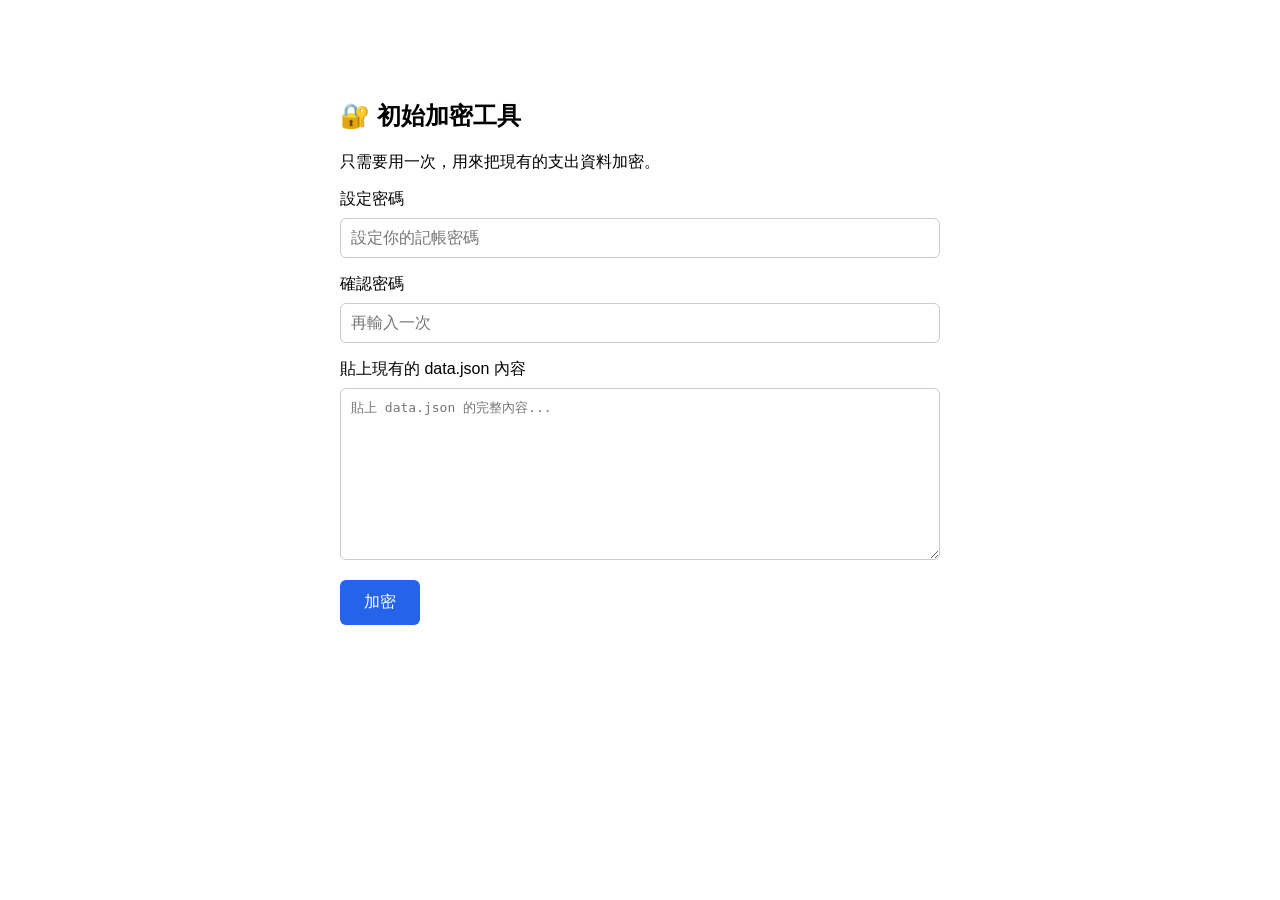
<file: encrypt.html>
<!DOCTYPE html>
<html lang="zh-TW">
<head>
  <meta charset="UTF-8">
  <title>加密工具</title>
  <style>
    body { font-family: sans-serif; max-width: 600px; margin: 60px auto; padding: 20px; }
    input, textarea { width: 100%; padding: 10px; margin: 8px 0 16px; border: 1px solid #ccc; border-radius: 6px; font-size: 1em; box-sizing: border-box; }
    button { padding: 12px 24px; background: #2563eb; color: white; border: none; border-radius: 6px; cursor: pointer; font-size: 1em; }
    button:hover { background: #1d4ed8; }
    .result { background: #f3f4f6; padding: 16px; border-radius: 6px; margin-top: 20px; word-break: break-all; font-size: 0.85em; }
    .success { color: #15803d; font-weight: bold; }
  </style>
</head>
<body>
  <h2>🔐 初始加密工具</h2>
  <p>只需要用一次，用來把現有的支出資料加密。</p>

  <label>設定密碼</label>
  <input type="password" id="password" placeholder="設定你的記帳密碼" />

  <label>確認密碼</label>
  <input type="password" id="confirm" placeholder="再輸入一次" />

  <label>貼上現有的 data.json 內容</label>
  <textarea id="plaintext" rows="10" placeholder='貼上 data.json 的完整內容...'></textarea>

  <button onclick="encrypt()">加密</button>

  <div id="output" style="display:none">
    <p class="success">✅ 加密成功！把以下內容複製，覆蓋你的 data.json：</p>
    <div class="result"><pre id="result"></pre></div>
    <button onclick="copy()" style="margin-top:12px; background:#10b981;">複製</button>
  </div>

  <script>
    async function encrypt() {
      const password = document.getElementById('password').value;
      const confirm = document.getElementById('confirm').value;
      const plaintext = document.getElementById('plaintext').value.trim();

      if (!password) return alert('請輸入密碼');
      if (password !== confirm) return alert('兩次密碼不一致');
      if (!plaintext) return alert('請貼上 data.json 內容');

      try {
        JSON.parse(plaintext); // 驗證 JSON 格式
      } catch {
        return alert('data.json 格式錯誤，請確認是正確的 JSON');
      }

      const salt = crypto.getRandomValues(new Uint8Array(16));
      const iv = crypto.getRandomValues(new Uint8Array(12));

      const keyMaterial = await crypto.subtle.importKey(
        'raw', new TextEncoder().encode(password), 'PBKDF2', false, ['deriveKey']
      );
      const key = await crypto.subtle.deriveKey(
        { name: 'PBKDF2', salt, iterations: 100000, hash: 'SHA-256' },
        keyMaterial,
        { name: 'AES-GCM', length: 256 },
        false, ['encrypt']
      );

      const encrypted = await crypto.subtle.encrypt(
        { name: 'AES-GCM', iv },
        key,
        new TextEncoder().encode(plaintext)
      );

      const result = {
        v: 1,
        salt: btoa(String.fromCharCode(...salt)),
        iv: btoa(String.fromCharCode(...iv)),
        data: btoa(String.fromCharCode(...new Uint8Array(encrypted)))
      };

      document.getElementById('result').textContent = JSON.stringify(result, null, 2);
      document.getElementById('output').style.display = 'block';
    }

    function copy() {
      navigator.clipboard.writeText(document.getElementById('result').textContent);
      alert('已複製！');
    }
  </script>
</body>
</html>
</file>
<file: style.css>
* { margin: 0; padding: 0; box-sizing: border-box; }

:root {
  --primary: #2563eb;
  --success: #10b981;
  --warning: #f59e0b;
  --danger: #ef4444;
  --dark: #1f2937;
  --light: #f3f4f6;
  --border: #e5e7eb;
}

body {
  font-family: -apple-system, BlinkMacSystemFont, 'Segoe UI', Roboto, sans-serif;
  background: linear-gradient(135deg, #667eea 0%, #764ba2 100%);
  min-height: 100vh;
  color: var(--dark);
}

.container {
  max-width: 1100px;
  margin: 0 auto;
  background: white;
  min-height: 100vh;
}

/* Lock Screen */
.lock-screen {
  position: fixed;
  inset: 0;
  background: linear-gradient(135deg, #667eea 0%, #764ba2 100%);
  display: flex;
  align-items: center;
  justify-content: center;
  z-index: 999;
  padding: 20px;
}
.lock-card {
  background: white;
  border-radius: 16px;
  padding: 40px 32px;
  width: 100%;
  max-width: 360px;
  text-align: center;
  box-shadow: 0 20px 40px rgba(0,0,0,0.2);
}
.lock-icon { font-size: 3em; margin-bottom: 12px; }
.lock-card h2 { font-size: 1.6em; margin-bottom: 6px; color: var(--dark); }
.lock-subtitle { color: #6b7280; font-size: 0.9em; margin-bottom: 24px; }
.lock-card input {
  width: 100%;
  padding: 12px;
  border: 1.5px solid var(--border);
  border-radius: 8px;
  font-size: 1em;
  outline: none;
  margin-bottom: 12px;
  box-sizing: border-box;
  text-align: center;
  letter-spacing: 2px;
}
.lock-card input:focus { border-color: var(--primary); }
.lock-card button {
  width: 100%;
  padding: 12px;
  background: var(--primary);
  color: white;
  border: none;
  border-radius: 8px;
  font-size: 1em;
  font-weight: 600;
  cursor: pointer;
}
.lock-card button:hover { background: #1d4ed8; }
.lock-error {
  margin-top: 12px;
  color: var(--danger);
  font-size: 0.9em;
}

/* Header */
header {
  background: linear-gradient(135deg, #667eea 0%, #764ba2 100%);
  color: white;
  padding: 20px 24px;
}
.header-actions {
  display: flex;
  justify-content: space-between;
  align-items: center;
  margin-top: 4px;
}
header h1 { font-size: 1.8em; }
header .subtitle { font-size: 0.88em; opacity: 0.85; }
.lock-btn {
  background: rgba(255,255,255,0.2);
  border: 1px solid rgba(255,255,255,0.4);
  color: white;
  padding: 6px 14px;
  border-radius: 20px;
  cursor: pointer;
  font-size: 0.82em;
  transition: background 0.2s;
  white-space: nowrap;
}
.lock-btn:hover { background: rgba(255,255,255,0.3); }
.token-btn {
  background: rgba(255,255,255,0.2);
  border: 1px solid rgba(255,255,255,0.4);
  color: white;
  padding: 6px 14px;
  border-radius: 20px;
  cursor: pointer;
  font-size: 0.82em;
  transition: background 0.2s;
  white-space: nowrap;
}
.token-btn:hover { background: rgba(255,255,255,0.3); }

/* Stats */
.stats {
  display: grid;
  grid-template-columns: repeat(3, 1fr);
  gap: 12px;
  padding: 20px 24px;
  background: var(--light);
}
.stat-card {
  background: white;
  padding: 16px;
  border-radius: 8px;
  border-left: 4px solid var(--primary);
}
.stat-card.paid { border-left-color: var(--success); }
.stat-card.pending { border-left-color: var(--warning); }
.stat-label { font-size: 0.78em; color: #6b7280; text-transform: uppercase; letter-spacing: 0.4px; margin-bottom: 4px; }
.stat-value { font-size: 1.4em; font-weight: bold; }

/* Suica Panel */
.suica-panel { padding: 0 24px; }
.suica-card {
  background: linear-gradient(135deg, #1e3a5f, #2563eb);
  color: white;
  border-radius: 10px;
  padding: 16px 20px;
  margin-bottom: 16px;
}
.suica-header {
  display: flex;
  justify-content: space-between;
  align-items: center;
  margin-bottom: 10px;
}
.suica-title { font-weight: 600; font-size: 0.95em; }
.suica-balance { font-size: 1.3em; font-weight: bold; }
.suica-bar-wrap {
  background: rgba(255,255,255,0.2);
  border-radius: 4px;
  height: 6px;
  margin-bottom: 8px;
  overflow: hidden;
}
.suica-bar { height: 100%; border-radius: 4px; transition: width 0.4s ease; }
.suica-details {
  display: flex;
  justify-content: space-between;
  font-size: 0.82em;
  opacity: 0.85;
}

/* Payment Badge */
.payment-badge {
  display: inline-block;
  padding: 3px 8px;
  border-radius: 20px;
  font-size: 0.78em;
  font-weight: 500;
  background: #f3f4f6;
  color: #374151;
}
.payment-badge.suica, .payment-badge.suica-topup {
  background: #dbeafe;
  color: #1e40af;
}
.payment-badge.card {
  background: #f3e8ff;
  color: #6b21a8;
}

/* Category Stats */
.category-stats {
  padding: 16px 24px;
  border-bottom: 1px solid var(--border);
  display: flex;
  flex-direction: column;
  gap: 8px;
}
.cat-item {
  display: flex;
  align-items: center;
  gap: 10px;
}
.cat-item .category-badge { min-width: 52px; text-align: center; }
.cat-bar-wrap {
  flex: 1;
  background: var(--light);
  border-radius: 4px;
  height: 8px;
  overflow: hidden;
}
.cat-bar {
  height: 100%;
  background: linear-gradient(90deg, #667eea, #764ba2);
  border-radius: 4px;
  transition: width 0.4s ease;
}
.cat-amt { font-size: 0.85em; font-weight: 600; color: var(--dark); min-width: 90px; text-align: right; }

/* Exchange Rate */
.exchange-rate-box {
  display: flex;
  justify-content: space-between;
  align-items: center;
  padding: 16px 24px;
  background: var(--light);
  border-bottom: 1px solid var(--border);
  flex-wrap: wrap;
  gap: 12px;
}
.rate-label { font-size: 0.82em; color: #6b7280; }
.rate-value { font-size: 1.3em; font-weight: bold; color: var(--primary); }
.refresh-btn, .export-btn {
  padding: 9px 18px;
  border: none;
  border-radius: 6px;
  cursor: pointer;
  font-size: 0.88em;
  font-weight: 600;
  transition: all 0.2s;
}
.refresh-btn { background: var(--primary); color: white; }
.refresh-btn:hover { background: #1d4ed8; }
.export-btn { background: white; color: var(--dark); border: 1.5px solid var(--border); }
.export-btn:hover { background: var(--light); }

/* Filter Bar */
.filter-bar {
  display: flex;
  gap: 10px;
  padding: 12px 24px;
  border-bottom: 1px solid var(--border);
  background: white;
}
.filter-bar select {
  padding: 7px 10px;
  border: 1.5px solid var(--border);
  border-radius: 6px;
  font-size: 0.88em;
  outline: none;
  cursor: pointer;
  background: white;
}
.filter-bar select:focus { border-color: var(--primary); }

/* Table */
.main-content { padding: 16px 24px; }
.table-wrapper { overflow-x: auto; }
table { width: 100%; border-collapse: collapse; }
thead { background: var(--light); }
th {
  padding: 11px 10px;
  text-align: left;
  font-size: 0.78em;
  text-transform: uppercase;
  letter-spacing: 0.4px;
  color: #6b7280;
  font-weight: 600;
}
tbody tr { border-bottom: 1px solid var(--border); transition: background 0.15s; }
tbody tr:hover { background: #fafafa; }
td { padding: 12px 10px; font-size: 0.9em; }
.date-cell { color: #6b7280; font-size: 0.85em; white-space: nowrap; }
.amount-cell { font-weight: 600; color: var(--primary); }
.twd-cell { font-weight: 600; }
.estimate { color: var(--warning); }
.actual { color: var(--success); }
.notes {
  color: #9ca3af;
  font-size: 0.85em;
  max-width: 120px;
  white-space: nowrap;
  overflow: hidden;
  text-overflow: ellipsis;
}
.action-cell { white-space: nowrap; }

/* Category Badge */
.category-badge {
  display: inline-block;
  padding: 3px 10px;
  border-radius: 20px;
  font-size: 0.78em;
  font-weight: 500;
}
.category-badge.Housing { background: #dbeafe; color: #1e40af; }
.category-badge.Transport { background: #dcfce7; color: #15803d; }
.category-badge.Food { background: #fef3c7; color: #92400e; }
.category-badge.Flight { background: #fee2e2; color: #991b1b; }
.category-badge.Other { background: #f3f4f6; color: #374151; }

/* Status Badge (clickable) */
.status-badge {
  display: inline-block;
  padding: 4px 10px;
  border-radius: 20px;
  font-size: 0.78em;
  font-weight: 500;
  border: none;
  cursor: pointer;
  transition: opacity 0.15s;
}
.status-badge:hover { opacity: 0.75; }
.status-badge.paid { background: #dcfce7; color: #15803d; }
.status-badge.pending { background: #fef3c7; color: #92400e; }

/* Action Buttons */
.edit-btn, .delete-btn {
  background: none;
  border: none;
  cursor: pointer;
  font-size: 1em;
  opacity: 0.35;
  transition: opacity 0.15s;
  padding: 3px 4px;
}
.edit-btn:hover, .delete-btn:hover { opacity: 1; }

/* Add Button */
.add-btn-wrap { padding: 16px 24px 24px; }
.add-btn {
  width: 100%;
  padding: 13px;
  background: var(--primary);
  color: white;
  border: none;
  border-radius: 8px;
  font-size: 1em;
  font-weight: 600;
  cursor: pointer;
  transition: all 0.2s;
}
.add-btn:hover { background: #1d4ed8; box-shadow: 0 4px 12px rgba(37,99,235,0.3); }

/* Footer */
footer {
  padding: 16px 24px;
  background: var(--light);
  border-top: 1px solid var(--border);
  text-align: center;
  font-size: 0.82em;
  color: #9ca3af;
  line-height: 1.8;
}

/* Modal */
.modal-overlay {
  position: fixed;
  inset: 0;
  background: rgba(0,0,0,0.45);
  display: flex;
  align-items: center;
  justify-content: center;
  z-index: 100;
  padding: 16px;
}
.modal-card {
  background: white;
  border-radius: 12px;
  padding: 24px;
  width: 100%;
  max-width: 480px;
  max-height: 90vh;
  overflow-y: auto;
  box-shadow: 0 20px 40px rgba(0,0,0,0.2);
}
.form-row {
  display: grid;
  grid-template-columns: 1fr 1fr;
  gap: 12px;
}
.form-group {
  display: flex;
  flex-direction: column;
  gap: 5px;
  margin-bottom: 14px;
}
.form-group label { font-size: 0.83em; font-weight: 600; color: #374151; }
.form-group input, .form-group select {
  padding: 9px 11px;
  border: 1.5px solid var(--border);
  border-radius: 6px;
  font-size: 16px;
  outline: none;
  transition: border-color 0.2s;
  width: 100%;
  background: white;
}
.form-group input:focus, .form-group select:focus { border-color: var(--primary); }
.checkbox-group {
  flex-direction: row !important;
  align-items: center;
  padding-top: 22px;
  gap: 8px !important;
}
.checkbox-group input { width: 18px !important; height: 18px; cursor: pointer; }
.checkbox-group label { margin: 0; cursor: pointer; font-size: 0.9em !important; }
.hint { color: #9ca3af; font-size: 0.82em; font-weight: normal; }

.submit-btn {
  padding: 11px 28px;
  background: var(--success);
  color: white;
  border: none;
  border-radius: 6px;
  font-size: 0.95em;
  font-weight: 600;
  cursor: pointer;
  transition: all 0.2s;
}
.submit-btn:hover { background: #059669; }
.submit-btn:disabled { opacity: 0.55; cursor: not-allowed; }
.cancel-btn {
  padding: 11px 28px;
  background: white;
  color: #6b7280;
  border: 1.5px solid var(--border);
  border-radius: 6px;
  font-size: 0.95em;
  font-weight: 600;
  cursor: pointer;
}
.cancel-btn:hover { background: var(--light); }

.msg-success { padding: 11px; background: #dcfce7; color: #15803d; border-radius: 6px; font-size: 0.9em; margin-top: 10px; }
.msg-error { padding: 11px; background: #fee2e2; color: #991b1b; border-radius: 6px; font-size: 0.9em; margin-top: 10px; }

/* Mobile */
@media (max-width: 640px) {
  body { padding: 0; }
  .container { border-radius: 0; }
  header { padding: 20px 16px; }
  header h1 { font-size: 1.4em; }
  .stats { grid-template-columns: repeat(3,1fr); gap: 8px; padding: 12px 16px; }
  .stat-value { font-size: 1em; }
  .stat-label { font-size: 0.7em; }
  .category-stats, .exchange-rate-box, .filter-bar, .main-content, .add-btn-wrap { padding-left: 16px; padding-right: 16px; }
  .exchange-rate-box { flex-direction: column; align-items: stretch; }
  .refresh-btn, .export-btn { width: 100%; text-align: center; }
  .form-row { grid-template-columns: 1fr; }
  th { font-size: 0.7em; padding: 8px 6px; }
  td { font-size: 0.82em; padding: 10px 6px; }
  .notes { max-width: 70px; }
  .modal-card { padding: 18px; }
}
</file>
